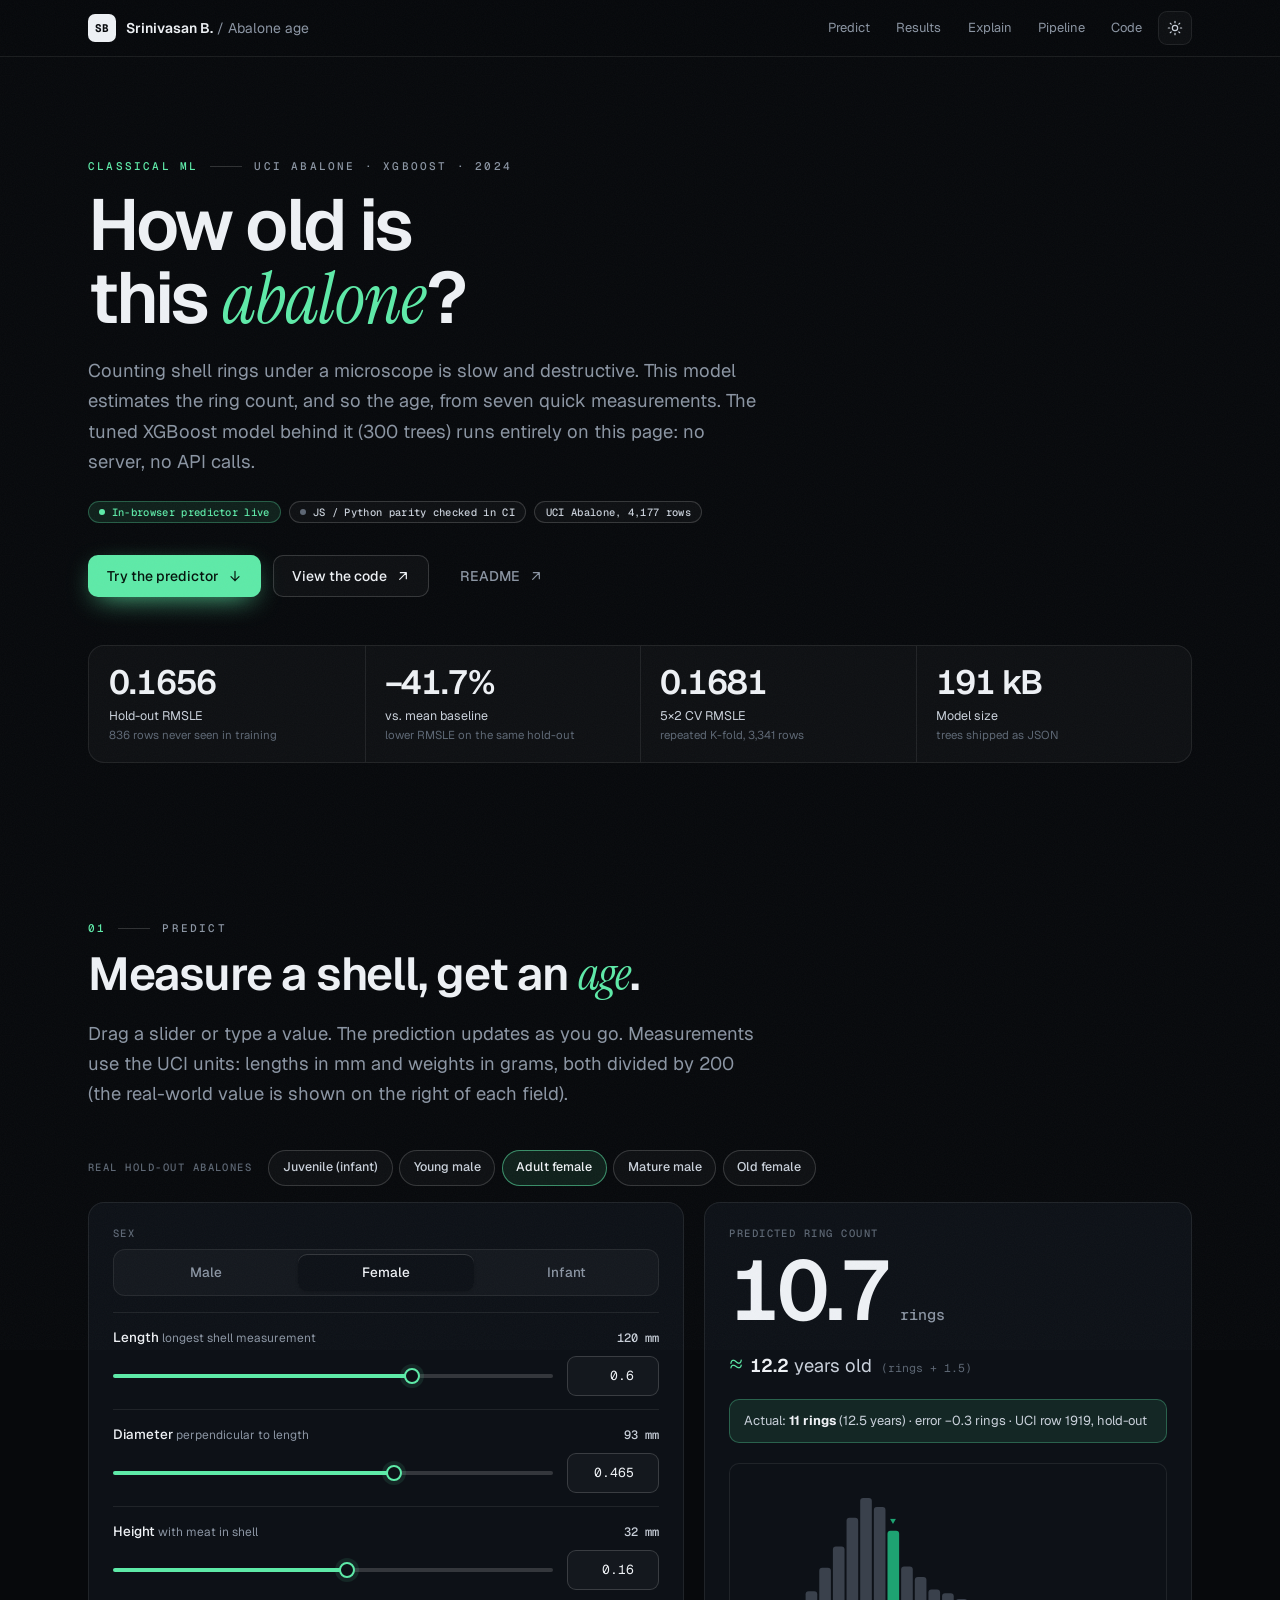
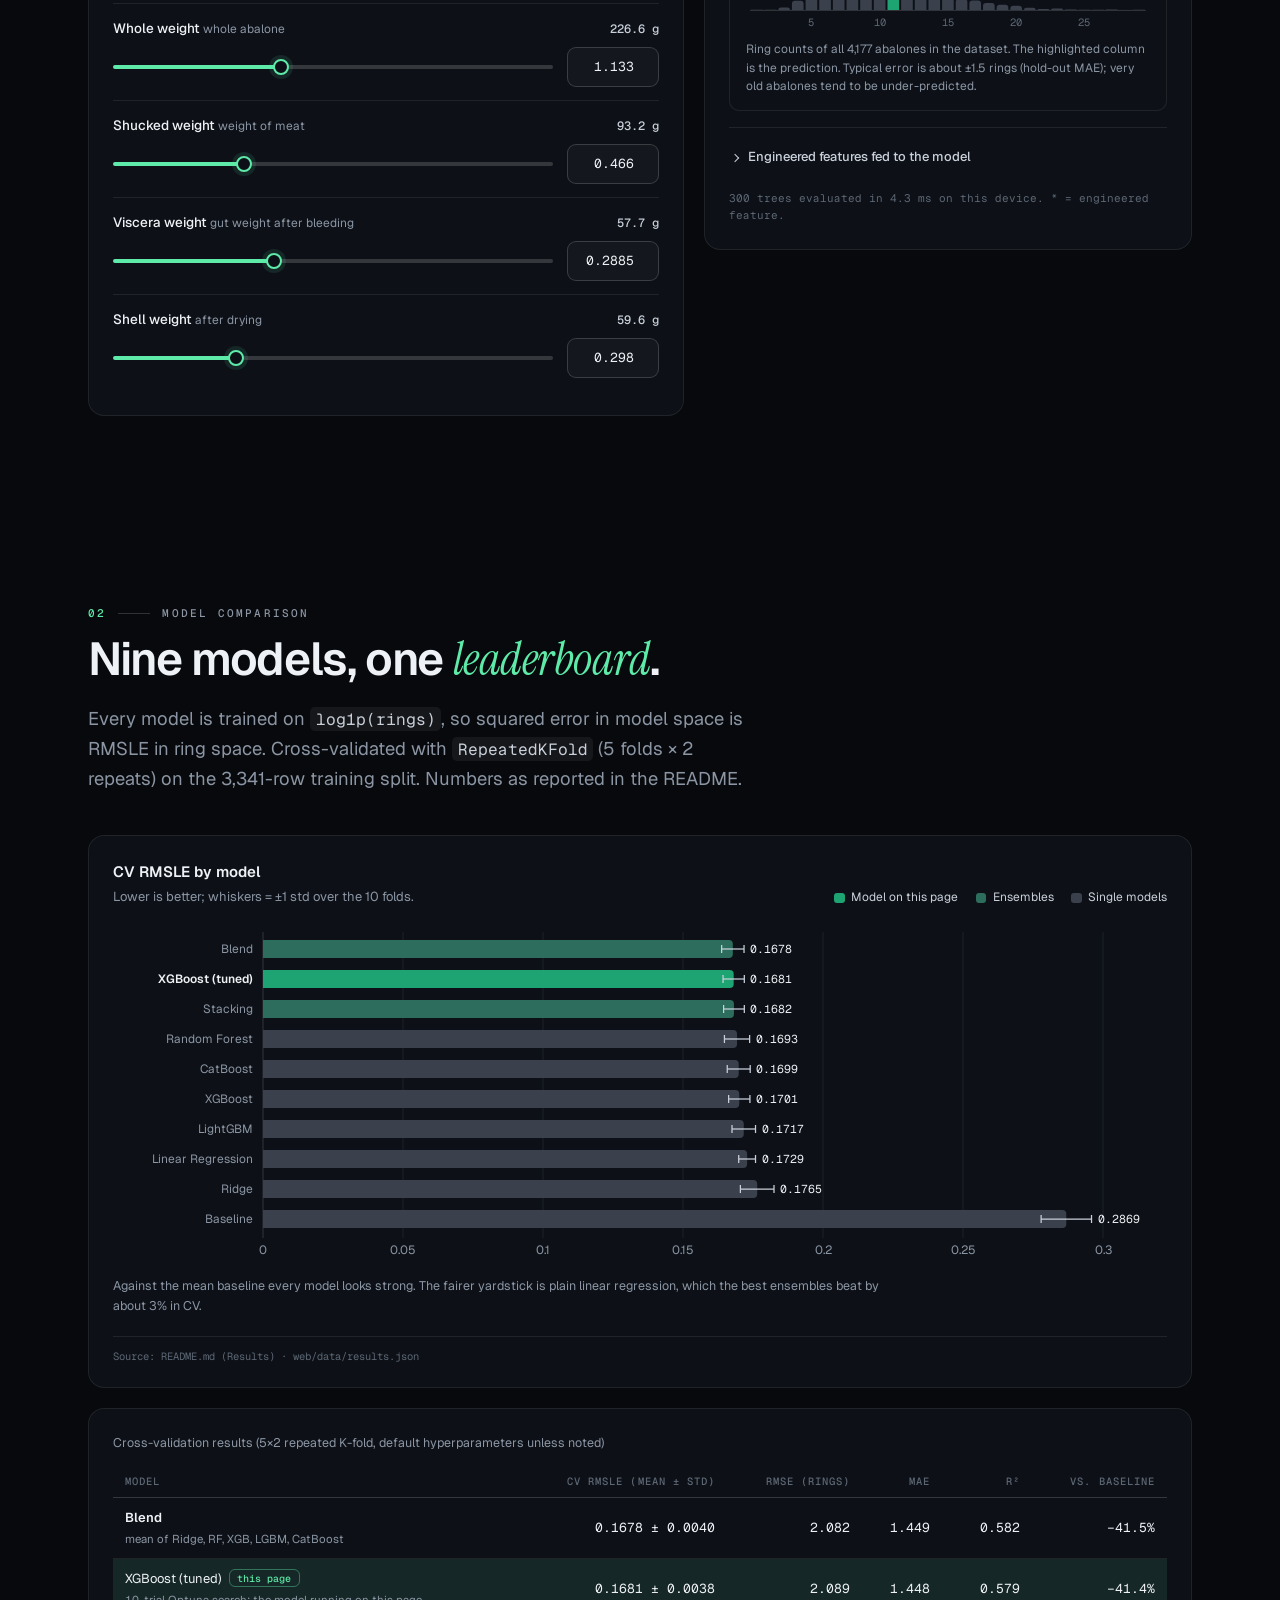
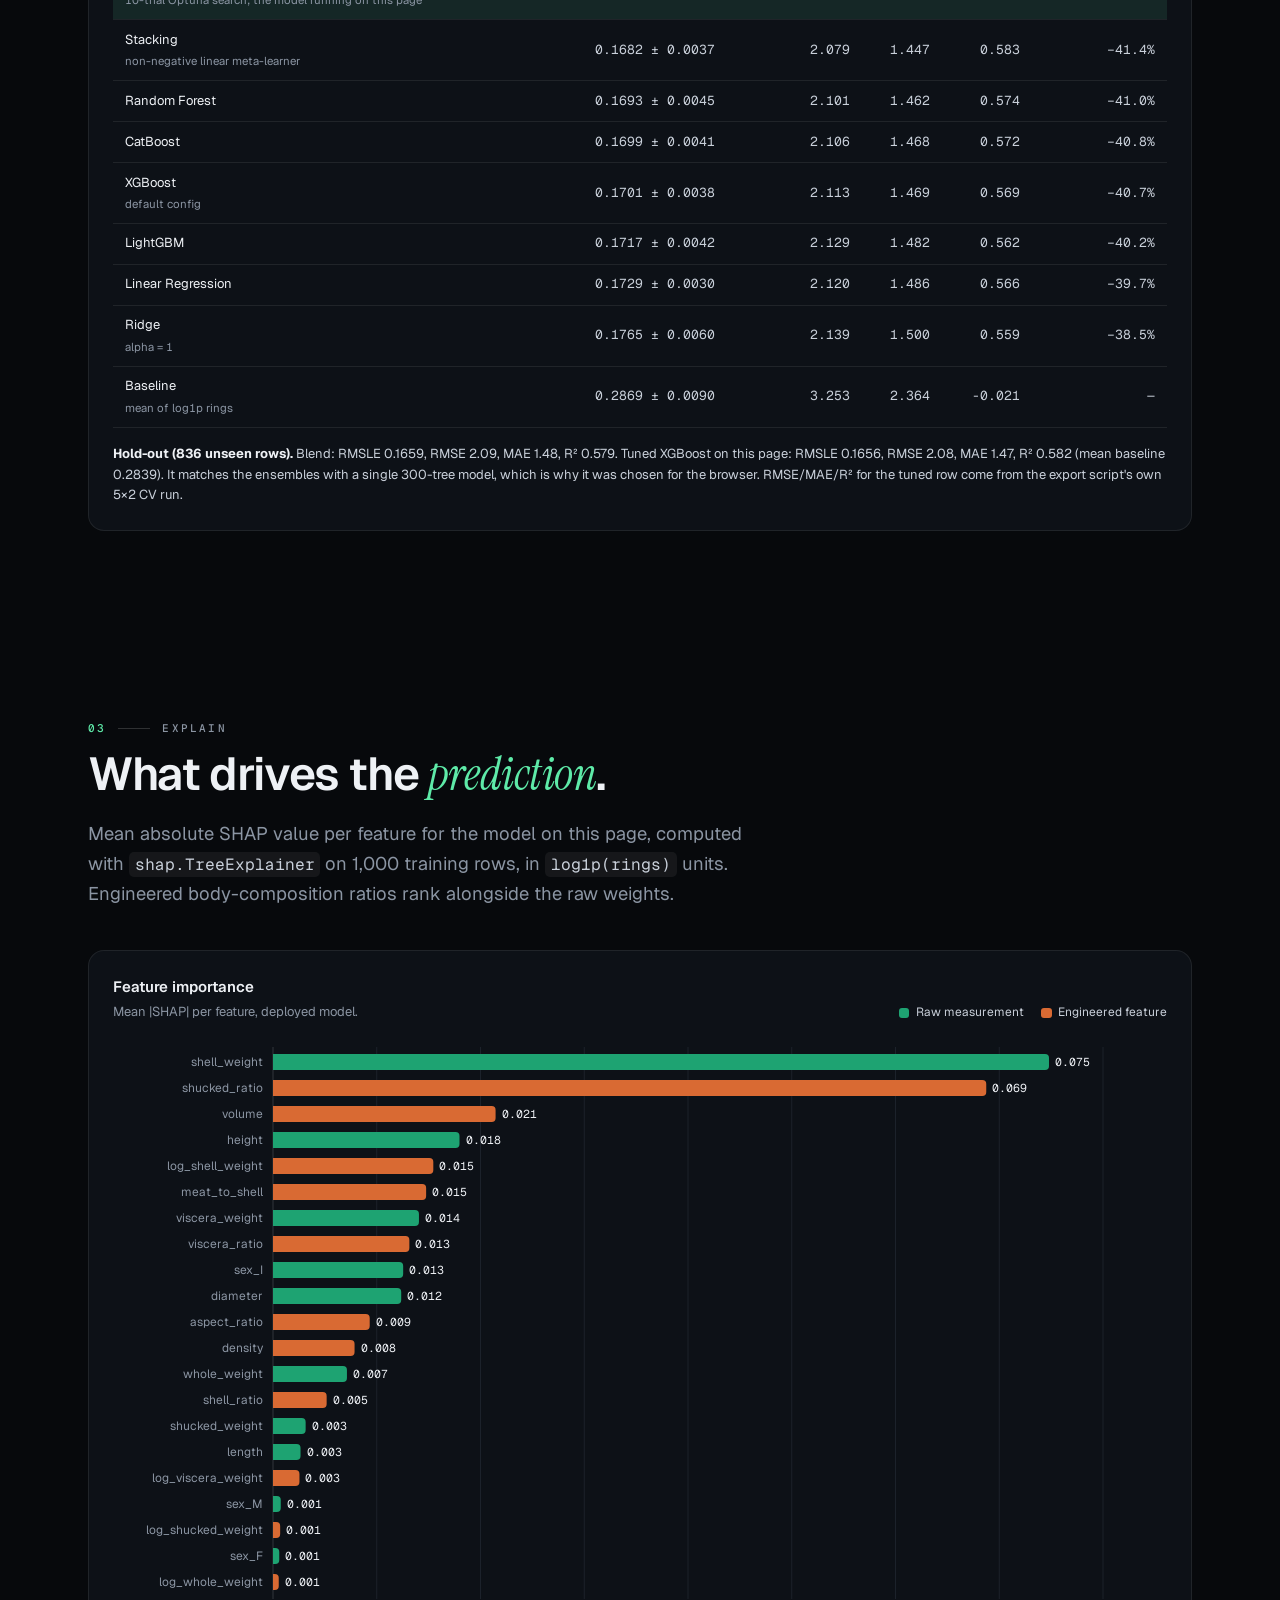
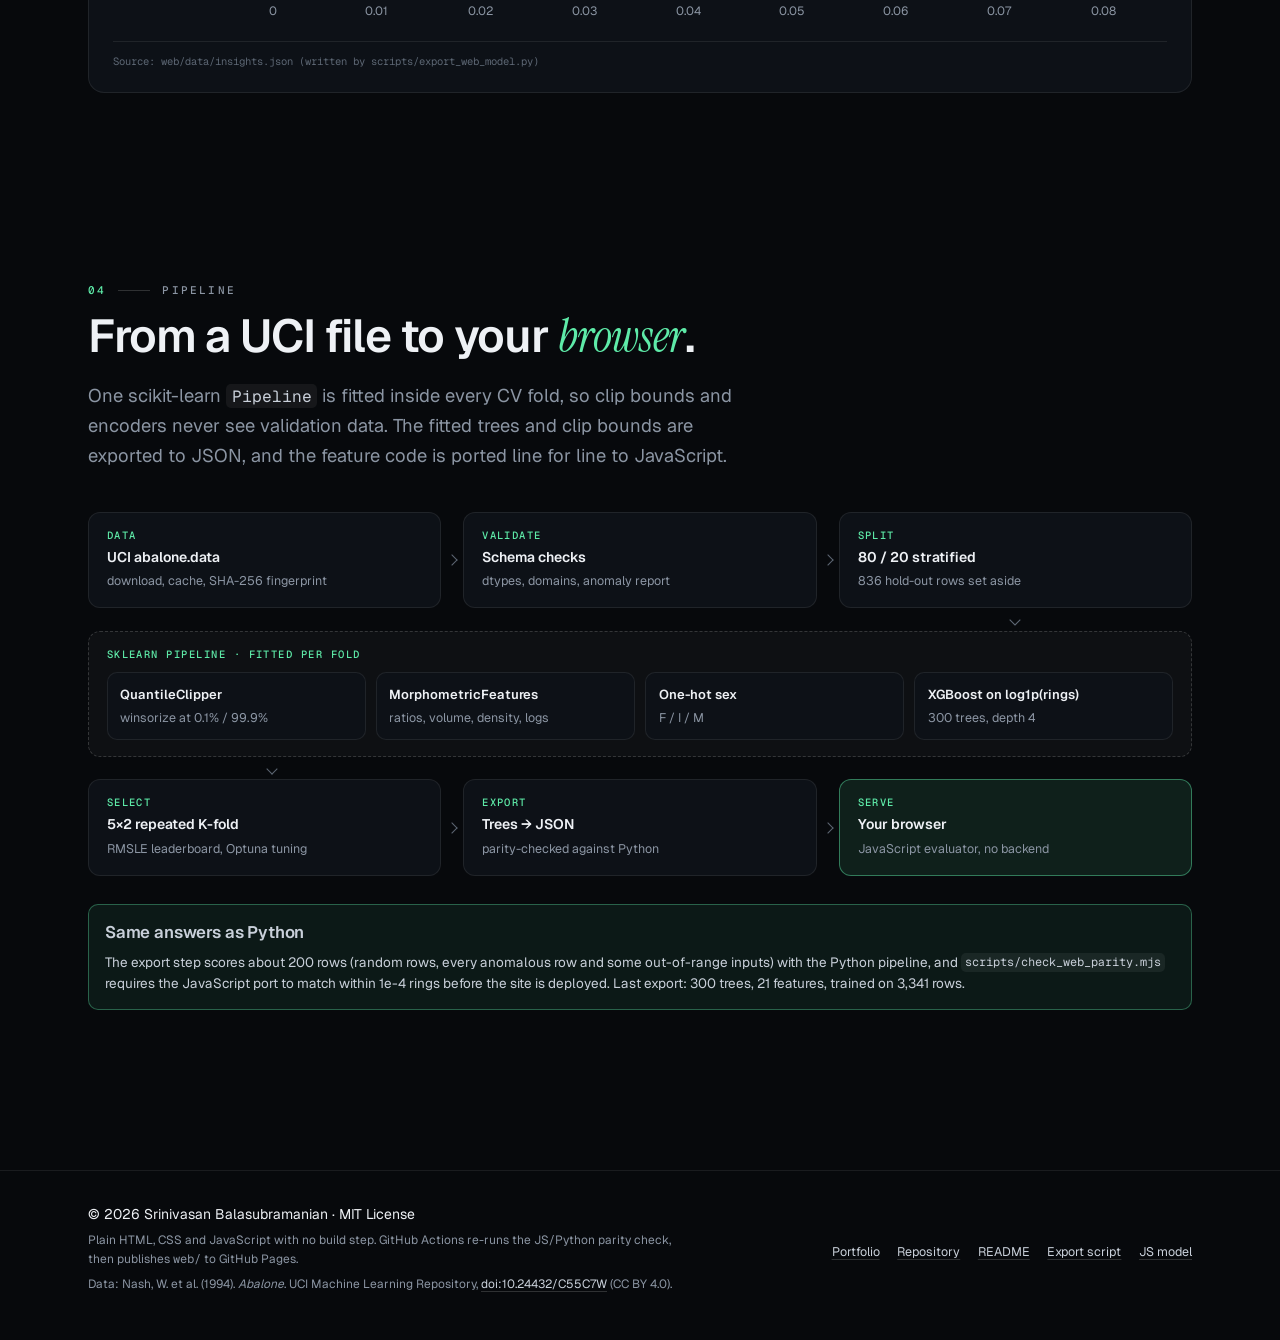
<file: index.html>
<!doctype html>
<html lang="en" data-theme="dark" class="no-js">
<head>
  <meta charset="utf-8">
  <meta name="viewport" content="width=device-width, initial-scale=1">
  <title>Abalone Age Predictor</title>
  <meta name="description" content="Predict the age of an abalone from shell measurements with a gradient-boosted model that runs entirely in your browser.">
  <meta name="color-scheme" content="dark light">
  <meta property="og:title" content="Abalone Age Predictor">
  <meta property="og:description" content="A tuned XGBoost model (300 trees) running client-side. Hold-out RMSLE 0.166 on the UCI Abalone dataset.">
  <meta property="og:type" content="website">
  <!-- Theme before first paint (same localStorage key "theme" as the portfolio); dark by default. -->
  <script>(function(){try{var t=localStorage.getItem('theme');document.documentElement.dataset.theme=(t==='light'||t==='dark')?t:'dark';}catch(e){document.documentElement.dataset.theme='dark';}document.documentElement.classList.remove('no-js');})();</script>
  <link rel="icon" href="assets/favicon.svg" type="image/svg+xml">
  <link rel="preconnect" href="https://fonts.googleapis.com">
  <link rel="preconnect" href="https://fonts.gstatic.com" crossorigin>
  <link href="https://fonts.googleapis.com/css2?family=Geist:wght@300..700&family=Geist+Mono:wght@400..600&family=Instrument+Serif:ital@0;1&display=swap" rel="stylesheet">
  <link rel="stylesheet" href="sb-kit.css">
  <link rel="stylesheet" href="css/style.css">
  <script src="sb-kit.js" defer></script>
</head>
<body class="sb-grain">
  <div class="sb-backdrop" aria-hidden="true"></div>
  <a class="skip" href="#predict">Skip to the predictor</a>

  <header class="sb-nav">
    <div class="sb-container sb-nav__inner">
      <a class="sb-brand" href="https://srini2k03.github.io/" aria-label="Srinivasan B., portfolio">
        <span class="sb-brand__mark" aria-hidden="true">SB</span>
        <span>Srinivasan B.<span class="sb-brand__sub"> / Abalone age</span></span>
      </a>
      <nav class="sb-nav__links" aria-label="Sections">
        <a class="sb-nav__link sb-nav__link--hide-sm" href="#predict">Predict</a>
        <a class="sb-nav__link sb-nav__link--hide-sm" href="#results">Results</a>
        <a class="sb-nav__link sb-nav__link--hide-sm" href="#explain">Explain</a>
        <a class="sb-nav__link sb-nav__link--hide-sm" href="#pipeline">Pipeline</a>
        <a class="sb-nav__link" href="https://github.com/srini2k03/abalone-age-regression">Code</a>
        <button class="sb-icon-btn" id="theme-toggle" type="button" data-theme-toggle aria-label="Switch to light theme">
          <svg class="i-sun" viewBox="0 0 24 24" width="16" height="16" aria-hidden="true"><circle cx="12" cy="12" r="4"/><path d="M12 2v2M12 20v2M4.9 4.9l1.4 1.4M17.7 17.7l1.4 1.4M2 12h2M20 12h2M4.9 19.1l1.4-1.4M17.7 6.3l1.4-1.4"/></svg>
          <svg class="i-moon" viewBox="0 0 24 24" width="16" height="16" aria-hidden="true"><path d="M21 12.8A9 9 0 1 1 11.2 3a7 7 0 0 0 9.8 9.8Z"/></svg>
        </button>
      </nav>
    </div>
  </header>

  <main id="top">
    <section class="sb-hero" aria-labelledby="page-title">
      <div class="sb-container">
        <p class="sb-kicker"><span class="sb-kicker__index">Classical ML</span><span class="sb-kicker__rule"></span><span>UCI Abalone<span class="hide-xs"> &middot; XGBoost</span> &middot; 2024</span></p>
        <h1 id="page-title" class="sb-h1">How old is this <span class="sb-serif">abalone</span>?</h1>
        <p class="sb-lead">
          Counting shell rings under a microscope is slow and destructive. This model estimates the ring
          count, and so the age, from seven quick measurements. The tuned XGBoost model behind it
          (300 trees) runs entirely on this page: no server, no API calls.
        </p>
        <div class="sb-hero__meta">
          <span class="sb-pill sb-pill--live">In-browser predictor live</span>
          <span class="sb-pill">JS / Python parity checked in CI</span>
          <span class="sb-pill sb-pill--plain">UCI Abalone, 4,177 rows</span>
        </div>
        <div class="sb-hero__actions">
          <a class="sb-btn sb-btn--primary" href="#predict">Try the predictor
            <svg class="ico" viewBox="0 0 24 24" width="16" height="16" aria-hidden="true"><path d="M12 5v14M6 13l6 6 6-6"/></svg></a>
          <a class="sb-btn" href="https://github.com/srini2k03/abalone-age-regression">View the code
            <svg class="ico" viewBox="0 0 24 24" width="16" height="16" aria-hidden="true"><path d="M7 17 17 7M8 7h9v9"/></svg></a>
          <a class="sb-btn sb-btn--ghost" href="https://github.com/srini2k03/abalone-age-regression#readme">README
            <svg class="ico" viewBox="0 0 24 24" width="16" height="16" aria-hidden="true"><path d="M7 17 17 7M8 7h9v9"/></svg></a>
        </div>
        <dl class="sb-stats stats" id="hero-stats">
          <div class="sb-stat"><dt class="sb-stat__label">Hold-out RMSLE</dt><dd class="sb-stat__value" data-stat="holdout"><span class="sb-skeleton stat-skel"></span></dd><dd class="sb-stat__ctx">836 rows never seen in training</dd></div>
          <div class="sb-stat"><dt class="sb-stat__label">vs. mean baseline</dt><dd class="sb-stat__value" data-stat="improvement"><span class="sb-skeleton stat-skel"></span></dd><dd class="sb-stat__ctx">lower RMSLE on the same hold-out</dd></div>
          <div class="sb-stat"><dt class="sb-stat__label">5&times;2 CV RMSLE</dt><dd class="sb-stat__value" data-stat="cv"><span class="sb-skeleton stat-skel"></span></dd><dd class="sb-stat__ctx">repeated K-fold, 3,341 rows</dd></div>
          <div class="sb-stat"><dt class="sb-stat__label">Model size</dt><dd class="sb-stat__value" data-stat="size"><span class="sb-skeleton stat-skel"></span></dd><dd class="sb-stat__ctx">trees shipped as JSON</dd></div>
        </dl>
      </div>
    </section>

    <section id="predict" class="sb-section section-predict" aria-labelledby="predict-title">
      <div class="sb-container">
        <p class="sb-kicker"><span class="sb-kicker__index">01</span><span class="sb-kicker__rule"></span>Predict</p>
        <h2 id="predict-title" class="sb-h2">Measure a shell, get an <span class="sb-serif">age</span>.</h2>
        <p class="sb-lead">Drag a slider or type a value. The prediction updates as you go. Measurements use the UCI
          units: lengths in mm and weights in grams, both divided by 200 (the real-world value is shown on the right of each field).</p>

        <div class="presets" role="group" aria-label="Presets from real hold-out rows">
          <span class="presets-label">Real hold-out abalones</span>
          <div class="chips" id="presets"></div>
        </div>

        <div class="predictor">
          <form class="sb-card inputs" id="inputs" novalidate autocomplete="off">
            <fieldset class="sex-field">
              <legend class="sb-label">Sex</legend>
              <div class="segmented" role="radiogroup" aria-label="Sex">
                <label><input type="radio" name="sex" value="M"><span>Male</span></label>
                <label><input type="radio" name="sex" value="F"><span>Female</span></label>
                <label><input type="radio" name="sex" value="I"><span>Infant</span></label>
              </div>
            </fieldset>
            <div id="fields"></div>
            <p class="warn sb-callout sb-callout--warn" id="input-warning" role="status" hidden></p>
            <!-- Narrow screens: the result card sits below the inputs, so keep the live value in view while dragging. -->
            <div class="readout" aria-hidden="true">
              <span class="sb-label">Prediction</span>
              <span class="readout__val"><strong id="mini-rings">&ndash;</strong> rings <span class="approx">&asymp;</span> <strong id="mini-age">&ndash;</strong> years</span>
            </div>
          </form>

          <div class="sb-card output" aria-live="polite">
            <p class="sb-label out-label">Predicted ring count</p>
            <p class="out-rings"><span id="pred-rings" data-rings="">&ndash;</span><span class="unit">rings</span></p>
            <p class="out-age"><span class="approx" aria-hidden="true">&asymp;</span><span class="sr-only">about</span> <strong id="pred-age">&ndash;</strong> years old <span class="muted">(rings + 1.5)</span></p>
            <p class="out-actual" id="pred-actual" hidden></p>
            <figure class="hist-card">
              <div class="hist" id="hist" aria-label="Distribution of ring counts in the dataset with the prediction marked"></div>
              <figcaption class="caption">Ring counts of all 4,177 abalones in the dataset. The highlighted column is the prediction.
                Typical error is about &plusmn;1.5 rings (hold-out MAE); very old abalones tend to be under-predicted.</figcaption>
            </figure>
            <details class="feat-details">
              <summary>Engineered features fed to the model</summary>
              <div class="table-scroll"><table class="feat-table" id="feat-table"></table></div>
            </details>
            <p class="tiny muted" id="pred-meta"></p>
          </div>
        </div>
      </div>
    </section>

    <section id="results" class="sb-section" aria-labelledby="results-title">
      <div class="sb-container">
        <p class="sb-kicker sb-reveal"><span class="sb-kicker__index">02</span><span class="sb-kicker__rule"></span>Model comparison</p>
        <h2 id="results-title" class="sb-h2 sb-reveal">Nine models, one <span class="sb-serif">leaderboard</span>.</h2>
        <p class="sb-lead sb-reveal">Every model is trained on <code>log1p(rings)</code>, so squared error in model space is RMSLE in ring space.
          Cross-validated with <code>RepeatedKFold</code> (5 folds &times; 2 repeats) on the 3,341-row training split.
          Numbers as reported in the README.</p>
        <figure class="sb-card sb-card--chart chart-card sb-reveal">
          <figcaption class="chart-head">
            <div>
              <p class="sb-card__title">CV RMSLE by model</p>
              <p class="sb-card__sub">Lower is better; whiskers = &plusmn;1 std over the 10 folds.</p>
            </div>
            <div class="legend" aria-hidden="true">
              <span><i class="sw sw-accent"></i>Model on this page</span>
              <span><i class="sw sw-ens"></i>Ensembles</span>
              <span><i class="sw sw-base"></i>Single models</span>
            </div>
          </figcaption>
          <div class="chart" id="cmp-chart"></div>
          <p class="chart-note">Against the mean baseline every model looks strong. The fairer yardstick is plain linear regression,
            which the best ensembles beat by about 3% in CV.</p>
          <div class="sb-card__foot">Source: README.md (Results) &middot; web/data/results.json</div>
        </figure>
        <div class="sb-card table-card sb-reveal">
          <div class="table-scroll">
            <table class="sb-table data-table" id="cv-table">
              <caption>Cross-validation results (5&times;2 repeated K-fold, default hyperparameters unless noted)</caption>
            </table>
          </div>
          <p class="note" id="holdout-note"></p>
        </div>
      </div>
    </section>

    <section id="explain" class="sb-section" aria-labelledby="explain-title">
      <div class="sb-container">
        <p class="sb-kicker sb-reveal"><span class="sb-kicker__index">03</span><span class="sb-kicker__rule"></span>Explain</p>
        <h2 id="explain-title" class="sb-h2 sb-reveal">What drives the <span class="sb-serif">prediction</span>.</h2>
        <p class="sb-lead sb-reveal">Mean absolute SHAP value per feature for the model on this page, computed with
          <code>shap.TreeExplainer</code> on 1,000 training rows, in <code>log1p(rings)</code> units.
          Engineered body-composition ratios rank alongside the raw weights.</p>
        <figure class="sb-card sb-card--chart chart-card sb-reveal">
          <figcaption class="chart-head">
            <div>
              <p class="sb-card__title">Feature importance</p>
              <p class="sb-card__sub">Mean |SHAP| per feature, deployed model.</p>
            </div>
            <div class="legend" aria-hidden="true">
              <span><i class="sw sw-raw"></i>Raw measurement</span>
              <span><i class="sw sw-eng"></i>Engineered feature</span>
            </div>
          </figcaption>
          <div class="chart" id="shap-chart"></div>
          <div class="sb-card__foot">Source: web/data/insights.json (written by scripts/export_web_model.py)</div>
        </figure>
      </div>
    </section>

    <section id="pipeline" class="sb-section" aria-labelledby="pipeline-title">
      <div class="sb-container">
        <p class="sb-kicker sb-reveal"><span class="sb-kicker__index">04</span><span class="sb-kicker__rule"></span>Pipeline</p>
        <h2 id="pipeline-title" class="sb-h2 sb-reveal">From a UCI file to your <span class="sb-serif">browser</span>.</h2>
        <p class="sb-lead sb-reveal">One scikit-learn <code>Pipeline</code> is fitted inside every CV fold, so clip bounds and encoders never see
          validation data. The fitted trees and clip bounds are exported to JSON, and the feature code is ported
          line for line to JavaScript.</p>
        <ol class="flow sb-reveal" aria-label="Pipeline stages">
          <li class="node"><span class="n-k">Data</span><strong>UCI abalone.data</strong><span>download, cache, SHA-256 fingerprint</span></li>
          <li class="node"><span class="n-k">Validate</span><strong>Schema checks</strong><span>dtypes, domains, anomaly report</span></li>
          <li class="node"><span class="n-k">Split</span><strong>80 / 20 stratified</strong><span>836 hold-out rows set aside</span></li>
          <li class="node group">
            <span class="n-k">sklearn Pipeline &middot; fitted per fold</span>
            <ol class="sub">
              <li><strong>QuantileClipper</strong><span>winsorize at 0.1% / 99.9%</span></li>
              <li><strong>MorphometricFeatures</strong><span>ratios, volume, density, logs</span></li>
              <li><strong>One-hot sex</strong><span>F / I / M</span></li>
              <li><strong>XGBoost on log1p(rings)</strong><span>300 trees, depth 4</span></li>
            </ol>
          </li>
          <li class="node"><span class="n-k">Select</span><strong>5&times;2 repeated K-fold</strong><span>RMSLE leaderboard, Optuna tuning</span></li>
          <li class="node"><span class="n-k">Export</span><strong>Trees &rarr; JSON</strong><span>parity-checked against Python</span></li>
          <li class="node accent"><span class="n-k">Serve</span><strong>Your browser</strong><span>JavaScript evaluator, no backend</span></li>
        </ol>
        <div class="sb-callout sb-callout--info parity sb-reveal" id="parity-card">
          <div>
            <h3 class="sb-h3">Same answers as Python</h3>
            <p id="parity-text">The export step scores about 200 rows (random rows, every anomalous row and some out-of-range inputs)
              with the Python pipeline, and <code>scripts/check_web_parity.mjs</code> requires the JavaScript port to match within
              1e-4 rings before the site is deployed.</p>
          </div>
        </div>
      </div>
    </section>
  </main>

  <footer class="sb-footer">
    <div class="sb-container sb-footer__inner">
      <div class="foot-main">
        <p class="foot-name">&copy; 2026 Srinivasan Balasubramanian &middot; MIT License</p>
        <p>Plain HTML, CSS and JavaScript with no build step. GitHub Actions re-runs the JS/Python parity check, then publishes
          <code>web/</code> to GitHub Pages.</p>
        <p>Data: Nash, W. et al. (1994). <em>Abalone</em>. UCI Machine Learning Repository,
          <a href="https://doi.org/10.24432/C55C7W">doi:10.24432/C55C7W</a> (CC BY 4.0).</p>
      </div>
      <ul class="footer-links">
        <li><a href="https://srini2k03.github.io/">Portfolio</a></li>
        <li><a href="https://github.com/srini2k03/abalone-age-regression">Repository</a></li>
        <li><a href="https://github.com/srini2k03/abalone-age-regression#readme">README</a></li>
        <li><a href="https://github.com/srini2k03/abalone-age-regression/blob/main/scripts/export_web_model.py">Export script</a></li>
        <li><a href="https://github.com/srini2k03/abalone-age-regression/blob/main/web/js/model.js">JS model</a></li>
      </ul>
    </div>
  </footer>

  <div class="tooltip" id="tooltip" role="tooltip" hidden></div>
  <noscript><p class="noscript">The predictor and charts need JavaScript.</p></noscript>
  <script type="module" src="js/app.js"></script>
</body>
</html>
</file>
<file: sb-kit.css>
/* =========================================================================
   sb-kit.css: the design language of https://srini2k03.github.io/
   (Srinivasan Balasubramanian's portfolio), for the project sites.
   Copy this file into a project unchanged; put project-specific rules in
   that project's own stylesheet. Fonts: load in <head> with
     <link rel="preconnect" href="https://fonts.googleapis.com">
     <link rel="preconnect" href="https://fonts.gstatic.com" crossorigin>
     <link href="https://fonts.googleapis.com/css2?family=Geist:wght@300..700&family=Geist+Mono:wght@400..600&family=Instrument+Serif:ital@0;1&display=swap" rel="stylesheet">
   Theme: <html data-theme="dark"> by default; sb-kit.js handles the toggle
   and the saved preference (set data-theme before first paint, see sb-kit.js).
   ========================================================================= */

/* ---------- Tokens (identical to the portfolio) ---------- */
:root {
  color-scheme: light;
  --bg: #f6f6f2;
  --bg-elev: #ffffff;
  --surface: rgba(12, 15, 20, 0.035);
  --surface-strong: rgba(12, 15, 20, 0.06);
  --border: rgba(12, 15, 20, 0.1);
  --border-strong: rgba(12, 15, 20, 0.18);
  --fg: #0c0f14;
  --fg-soft: #2a313b;
  --muted: #5b6573;
  --faint: #8b94a1;
  --accent: #0a7d52;
  --accent-soft: rgba(10, 125, 82, 0.1);
  --accent-ink: #ffffff;
  --blue: #2f5bd3;
  --amber: #a55f00;
  --violet: #6a4fd6;
  --rose: #c23a5c;
  --live: #0a8f5a;
  --pending: #a55f00;
  --danger: #c23a3a;
  --glow: rgba(10, 125, 82, 0.12);
  --grid: rgba(12, 15, 20, 0.05);
  --chart-surface: #ffffff;
  --series-1: #0f9e6a;
  --series-2: #e0662f;
  --series-muted: #c9ccd1;
  --chart-grid: #e6e7ea;
  /* Project accent: each site sets --project to one of blue/amber/violet/rose/accent. */
  --project: var(--accent);
  --font-sans: "Geist", ui-sans-serif, system-ui, -apple-system, "Segoe UI", sans-serif;
  --font-mono: "Geist Mono", ui-monospace, SFMono-Regular, Menlo, monospace;
  --font-serif: "Instrument Serif", ui-serif, Georgia, serif;
  --radius: 16px;
  --radius-sm: 10px;
  --ease: cubic-bezier(0.22, 1, 0.36, 1);
}
:root[data-theme="dark"] {
  color-scheme: dark;
  --bg: #07090c;
  --bg-elev: #0d1117;
  --surface: rgba(255, 255, 255, 0.03);
  --surface-strong: rgba(255, 255, 255, 0.06);
  --border: rgba(255, 255, 255, 0.08);
  --border-strong: rgba(255, 255, 255, 0.16);
  --fg: #eef1f5;
  --fg-soft: #c9d0da;
  --muted: #8b95a3;
  --faint: #5d6774;
  --accent: #5eeaa8;
  --accent-soft: rgba(94, 234, 168, 0.1);
  --accent-ink: #04140c;
  --blue: #7fa6ff;
  --amber: #ffb547;
  --violet: #a996ff;
  --rose: #ff7a9c;
  --live: #5eeaa8;
  --pending: #ffb547;
  --danger: #ff6b6b;
  --glow: rgba(94, 234, 168, 0.14);
  --grid: rgba(255, 255, 255, 0.04);
  --chart-surface: #0d1117;
  --series-1: #1ea372;
  --series-2: #d96a33;
  --series-muted: #3a414c;
  --chart-grid: #1c222b;
}

/* ---------- Base ---------- */
*, *::before, *::after { box-sizing: border-box; }
html {
  background: var(--bg);
  color: var(--fg);
  scroll-behavior: smooth;
  scroll-padding-top: 5rem;
  -webkit-text-size-adjust: 100%;
  overflow-x: clip;
}
body {
  margin: 0;
  background: var(--bg);
  color: var(--fg);
  font: 400 15px/1.6 var(--font-sans);
  font-feature-settings: "ss01", "cv11";
  -webkit-font-smoothing: antialiased;
  text-rendering: optimizeLegibility;
  overflow-x: clip;
}
img, svg, video, canvas { max-width: 100%; }
a { color: inherit; }
::selection { background: var(--accent); color: var(--accent-ink); }
:focus-visible { outline: 2px solid var(--accent); outline-offset: 3px; border-radius: 6px; }
code, kbd, pre, .mono { font-family: var(--font-mono); }
.tabular { font-variant-numeric: tabular-nums; }
.sr-only { position: absolute; width: 1px; height: 1px; padding: 0; margin: -1px; overflow: hidden; clip: rect(0 0 0 0); white-space: nowrap; border: 0; }
@media (prefers-reduced-motion: reduce) {
  html { scroll-behavior: auto; }
  *, *::before, *::after { animation-duration: 0.001ms !important; animation-iteration-count: 1 !important; transition-duration: 0.001ms !important; }
}

/* ---------- Atmosphere ---------- */
.sb-bg-grid {
  background-image:
    linear-gradient(to right, var(--grid) 1px, transparent 1px),
    linear-gradient(to bottom, var(--grid) 1px, transparent 1px);
  background-size: 56px 56px;
}
/* Fixed backdrop: grid fading out + a soft glow in the project colour. Put <div class="sb-backdrop" aria-hidden></div> first in <body>. */
.sb-backdrop {
  position: fixed; inset: 0; z-index: -1; pointer-events: none;
  background:
    radial-gradient(900px 520px at 85% -10%, color-mix(in srgb, var(--project) 16%, transparent), transparent 60%),
    radial-gradient(700px 420px at -10% 10%, var(--glow), transparent 60%);
}
.sb-backdrop::before {
  content: ""; position: absolute; inset: 0;
  background-image:
    linear-gradient(to right, var(--grid) 1px, transparent 1px),
    linear-gradient(to bottom, var(--grid) 1px, transparent 1px);
  background-size: 56px 56px;
  mask-image: linear-gradient(to bottom, black 0%, transparent 70%);
}
.sb-grain::after {
  content: ""; position: fixed; inset: -50%; z-index: 60; pointer-events: none; opacity: 0.035;
  background-image: url("data:image/svg+xml;utf8,<svg xmlns='http://www.w3.org/2000/svg' width='160' height='160'><filter id='n'><feTurbulence type='fractalNoise' baseFrequency='0.9' numOctaves='3' stitchTiles='stitch'/></filter><rect width='100%' height='100%' filter='url(%23n)' opacity='1'/></svg>");
}

/* ---------- Layout ---------- */
.sb-container { width: 100%; max-width: 72rem; margin: 0 auto; padding: 0 1rem; }
@media (min-width: 640px) { .sb-container { padding: 0 1.5rem; } }
.sb-section { padding: 4.5rem 0; }
@media (min-width: 768px) { .sb-section { padding: 6rem 0; } }
.sb-stack > * + * { margin-top: 1rem; }
.sb-grid-2 { display: grid; gap: 1.25rem; }
@media (min-width: 900px) { .sb-grid-2 { grid-template-columns: 1fr 1fr; } }
.sb-grid-auto { display: grid; gap: 1rem; grid-template-columns: repeat(auto-fit, minmax(min(100%, 14rem), 1fr)); }

/* ---------- Top bar ---------- */
.sb-nav {
  position: sticky; top: 0; z-index: 50;
  backdrop-filter: saturate(140%) blur(14px); -webkit-backdrop-filter: saturate(140%) blur(14px);
  background: color-mix(in srgb, var(--bg) 72%, transparent);
  border-bottom: 1px solid var(--border);
}
.sb-nav__inner { display: flex; align-items: center; justify-content: space-between; gap: 1rem; height: 3.5rem; }
.sb-brand { display: inline-flex; align-items: center; gap: 0.6rem; text-decoration: none; font-weight: 600; font-size: 14px; color: var(--fg); }
.sb-brand__mark {
  display: grid; place-items: center; width: 1.75rem; height: 1.75rem; border-radius: 7px;
  background: var(--fg); color: var(--bg); font: 700 11px/1 var(--font-mono); letter-spacing: -0.02em;
}
.sb-brand__sub { color: var(--muted); font-weight: 400; }
.sb-nav__links { display: flex; align-items: center; gap: 0.25rem; }
.sb-nav__link {
  padding: 0.4rem 0.65rem; border-radius: 8px; font-size: 13px; color: var(--muted); text-decoration: none;
  transition: color 0.2s var(--ease), background 0.2s var(--ease);
}
.sb-nav__link:hover, .sb-nav__link[aria-current="page"] { color: var(--fg); background: var(--surface-strong); }
@media (max-width: 640px) { .sb-nav__links .sb-nav__link--hide-sm { display: none; } }

/* ---------- Typography ---------- */
.sb-kicker {
  display: flex; align-items: center; gap: 0.75rem; margin: 0 0 1rem;
  font: 500 11px/1 var(--font-mono); letter-spacing: 0.2em; text-transform: uppercase; color: var(--muted);
}
.sb-kicker__index { color: var(--project); }
.sb-kicker__rule { width: 2rem; height: 1px; background: var(--border-strong); }
.sb-h1 { margin: 0; font-size: clamp(2.4rem, 6vw, 4.5rem); font-weight: 600; line-height: 1.02; letter-spacing: -0.04em; text-wrap: balance; }
.sb-h2 { margin: 0; font-size: clamp(1.75rem, 3.6vw, 3rem); font-weight: 600; line-height: 1.05; letter-spacing: -0.03em; text-wrap: balance; }
.sb-h3 { margin: 0; font-size: 1.05rem; font-weight: 600; letter-spacing: -0.01em; }
.sb-serif { font-family: var(--font-serif); font-style: italic; font-weight: 400; letter-spacing: -0.01em; color: var(--project); }
.sb-lead { margin: 1.25rem 0 0; max-width: 42rem; font-size: clamp(1rem, 1.6vw, 1.15rem); line-height: 1.65; color: var(--muted); text-wrap: pretty; }
.sb-muted { color: var(--muted); }
.sb-faint { color: var(--faint); }
.sb-small { font-size: 12.5px; color: var(--muted); }
.sb-label { font: 500 10.5px/1.2 var(--font-mono); letter-spacing: 0.14em; text-transform: uppercase; color: var(--faint); }

/* ---------- Hero ---------- */
.sb-hero { padding: 4.5rem 0 3rem; }
@media (min-width: 768px) { .sb-hero { padding: 6.5rem 0 4rem; } }
.sb-hero__meta { display: flex; flex-wrap: wrap; gap: 0.5rem; margin-top: 1.5rem; }
.sb-hero__actions { display: flex; flex-wrap: wrap; gap: 0.75rem; margin-top: 2rem; }

/* ---------- Buttons ---------- */
.sb-btn {
  display: inline-flex; align-items: center; justify-content: center; gap: 0.5rem;
  min-height: 2.6rem; padding: 0 1.1rem; border-radius: 10px; border: 1px solid var(--border-strong);
  background: var(--surface); color: var(--fg); font: 500 14px/1 var(--font-sans); text-decoration: none; cursor: pointer;
  transition: transform 0.2s var(--ease), background 0.2s var(--ease), border-color 0.2s var(--ease), box-shadow 0.2s var(--ease);
}
.sb-btn:hover { background: var(--surface-strong); border-color: var(--fg-soft); }
.sb-btn:active { transform: translateY(1px); }
.sb-btn:disabled, .sb-btn[aria-disabled="true"] { opacity: 0.45; cursor: not-allowed; }
.sb-btn--primary { background: var(--accent); border-color: transparent; color: var(--accent-ink); box-shadow: 0 8px 28px -10px var(--accent); }
.sb-btn--primary:hover { background: var(--accent); border-color: transparent; filter: brightness(1.06); box-shadow: 0 10px 34px -8px var(--accent); }
.sb-btn--ghost { background: transparent; border-color: transparent; color: var(--muted); }
.sb-btn--ghost:hover { color: var(--fg); background: var(--surface-strong); }
.sb-btn--sm { min-height: 2rem; padding: 0 0.75rem; font-size: 12.5px; border-radius: 8px; }
.sb-icon-btn { display: inline-grid; place-items: center; width: 2.1rem; height: 2.1rem; border-radius: 9px; border: 1px solid var(--border); background: var(--surface); color: var(--fg-soft); cursor: pointer; }
.sb-icon-btn:hover { color: var(--fg); background: var(--surface-strong); }

/* ---------- Pills & tags ---------- */
.sb-pill {
  display: inline-flex; align-items: center; gap: 0.4rem; padding: 0.3rem 0.65rem; border-radius: 999px;
  border: 1px solid var(--border-strong); background: var(--surface); color: var(--fg-soft);
  font: 500 10.5px/1 var(--font-mono); letter-spacing: 0.03em;
}
.sb-pill::before { content: ""; width: 6px; height: 6px; border-radius: 50%; background: var(--faint); }
.sb-pill--live { border-color: color-mix(in srgb, var(--live) 30%, transparent); background: color-mix(in srgb, var(--live) 10%, transparent); color: var(--live); }
.sb-pill--live::before { background: var(--live); animation: sb-pulse 2.2s ease-in-out infinite; }
.sb-pill--pending { border-color: color-mix(in srgb, var(--pending) 30%, transparent); background: color-mix(in srgb, var(--pending) 10%, transparent); color: var(--pending); }
.sb-pill--pending::before { background: var(--pending); }
.sb-pill--plain::before { display: none; }
.sb-tag { display: inline-block; padding: 0.15rem 0.5rem; border-radius: 6px; border: 1px solid var(--border); background: var(--surface); color: var(--fg-soft); font: 400 11px/1.6 var(--font-mono); }
@keyframes sb-pulse { 0%, 100% { box-shadow: 0 0 0 0 color-mix(in srgb, var(--live) 60%, transparent); } 50% { box-shadow: 0 0 0 6px transparent; } }

/* ---------- Cards ---------- */
.sb-card {
  position: relative; isolation: isolate; border-radius: var(--radius);
  border: 1px solid var(--border); background: var(--bg-elev); padding: 1.25rem;
}
@media (min-width: 640px) { .sb-card { padding: 1.5rem; } }
.sb-card--surface { background: var(--surface); }
.sb-card--chart { background: var(--chart-surface); }
.sb-card__title { margin: 0; font-size: 15px; font-weight: 600; color: var(--fg); }
.sb-card__sub { margin: 0.2rem 0 0; font-size: 13px; color: var(--muted); }
.sb-card__foot { margin-top: 1.25rem; padding-top: 0.75rem; border-top: 1px solid var(--border); font: 400 10.5px/1.4 var(--font-mono); color: var(--faint); }
/* Cursor spotlight (sb-kit.js sets --mx/--my on .sb-spotlight elements). */
.sb-spotlight::before {
  content: ""; position: absolute; inset: 0; border-radius: inherit; z-index: -1; opacity: 0;
  transition: opacity 0.35s ease;
  background: radial-gradient(520px circle at var(--mx, 50%) var(--my, 50%), var(--glow), transparent 45%);
}
.sb-spotlight:hover::before { opacity: 1; }

/* ---------- Stat tiles ---------- */
.sb-stats { display: grid; grid-template-columns: repeat(2, minmax(0, 1fr)); border: 1px solid var(--border); border-radius: var(--radius); overflow: hidden; background: var(--surface); }
@media (min-width: 768px) { .sb-stats { grid-template-columns: repeat(4, minmax(0, 1fr)); } }
.sb-stat { padding: 1.1rem 1.25rem; border-right: 1px solid var(--border); border-bottom: 1px solid var(--border); }
.sb-stat__value { font-size: clamp(1.6rem, 3vw, 2.1rem); font-weight: 600; letter-spacing: -0.03em; line-height: 1.1; font-variant-numeric: tabular-nums; }
.sb-stat__label { margin-top: 0.35rem; font-size: 12.5px; color: var(--fg-soft); }
.sb-stat__ctx { margin-top: 0.15rem; font-size: 11.5px; color: var(--faint); }

/* ---------- Forms ---------- */
.sb-field { display: grid; gap: 0.4rem; }
.sb-input, .sb-select, .sb-textarea {
  width: 100%; min-height: 2.6rem; padding: 0.6rem 0.8rem; border-radius: 10px;
  border: 1px solid var(--border-strong); background: var(--surface); color: var(--fg);
  font: 400 14px/1.4 var(--font-sans);
  transition: border-color 0.2s var(--ease), box-shadow 0.2s var(--ease), background 0.2s var(--ease);
}
.sb-textarea { min-height: 8rem; resize: vertical; font-family: var(--font-mono); font-size: 13px; }
.sb-input:focus, .sb-select:focus, .sb-textarea:focus { outline: none; border-color: var(--accent); box-shadow: 0 0 0 3px var(--accent-soft); background: var(--bg-elev); }
.sb-input::placeholder, .sb-textarea::placeholder { color: var(--faint); }
input[type="range"].sb-range { width: 100%; accent-color: var(--accent); }

/* ---------- Tabs / segmented control ---------- */
.sb-tabs { display: inline-flex; gap: 0.25rem; padding: 0.25rem; border-radius: 12px; border: 1px solid var(--border); background: var(--surface); }
.sb-tab { padding: 0.45rem 0.85rem; border: 0; border-radius: 9px; background: transparent; color: var(--muted); font: 500 13px/1 var(--font-sans); cursor: pointer; }
.sb-tab:hover { color: var(--fg); }
.sb-tab[aria-selected="true"], .sb-tab.is-active { background: var(--bg-elev); color: var(--fg); box-shadow: 0 1px 0 var(--border-strong) inset, 0 1px 2px rgba(0,0,0,0.2); }

/* ---------- Tables ---------- */
.sb-table-wrap { overflow-x: auto; }
.sb-table { width: 100%; border-collapse: collapse; font-size: 13px; font-variant-numeric: tabular-nums; }
.sb-table th { text-align: left; font: 500 10.5px/1.2 var(--font-mono); letter-spacing: 0.1em; text-transform: uppercase; color: var(--faint); padding: 0.6rem 0.75rem; border-bottom: 1px solid var(--border-strong); white-space: nowrap; }
.sb-table td { padding: 0.6rem 0.75rem; border-bottom: 1px solid var(--border); color: var(--fg-soft); }
.sb-table tr:hover td { background: var(--surface); }
.sb-table .is-best td { color: var(--fg); background: var(--accent-soft); }
.sb-table td.num, .sb-table th.num { text-align: right; font-family: var(--font-mono); }

/* ---------- Code / output blocks ---------- */
.sb-code { margin: 0; padding: 0.9rem 1rem; border-radius: var(--radius-sm); border: 1px solid var(--border); background: var(--surface); font: 400 12.5px/1.6 var(--font-mono); color: var(--fg-soft); overflow: auto; white-space: pre-wrap; word-break: break-word; }
.sb-code .k { color: var(--violet); } .sb-code .s { color: var(--accent); } .sb-code .n { color: var(--amber); } .sb-code .null { color: var(--pending); }

/* ---------- Callouts ---------- */
.sb-callout { display: flex; gap: 0.75rem; padding: 0.9rem 1rem; border-radius: var(--radius-sm); border: 1px solid var(--border-strong); background: var(--surface); color: var(--fg-soft); font-size: 13.5px; }
.sb-callout--warn { border-color: color-mix(in srgb, var(--pending) 35%, transparent); background: color-mix(in srgb, var(--pending) 7%, transparent); }
.sb-callout--info { border-color: color-mix(in srgb, var(--project) 35%, transparent); background: color-mix(in srgb, var(--project) 7%, transparent); }
.sb-callout--error { border-color: color-mix(in srgb, var(--danger) 40%, transparent); background: color-mix(in srgb, var(--danger) 8%, transparent); }

/* ---------- Progress / meters ---------- */
.sb-meter { height: 6px; border-radius: 999px; background: var(--surface-strong); overflow: hidden; }
.sb-meter > span { display: block; height: 100%; border-radius: inherit; background: var(--accent); transition: width 0.6s var(--ease); }
.sb-spinner { width: 1rem; height: 1rem; border-radius: 50%; border: 2px solid var(--border-strong); border-top-color: var(--accent); animation: sb-spin 0.8s linear infinite; }
@keyframes sb-spin { to { transform: rotate(360deg); } }
.sb-skeleton { border-radius: 8px; background: linear-gradient(90deg, var(--surface) 0%, var(--surface-strong) 50%, var(--surface) 100%); background-size: 200% 100%; animation: sb-shimmer 1.4s ease-in-out infinite; }
@keyframes sb-shimmer { to { background-position: -200% 0; } }

/* ---------- Reveal on scroll (sb-kit.js adds .is-in) ---------- */
.sb-reveal { opacity: 0; transform: translateY(14px); transition: opacity 0.7s var(--ease), transform 0.7s var(--ease); }
.sb-reveal.is-in { opacity: 1; transform: none; }
@media (prefers-reduced-motion: reduce) { .sb-reveal { opacity: 1; transform: none; } }
/* No-JS safety: content must never stay hidden. */
.no-js .sb-reveal { opacity: 1; transform: none; }

/* ---------- Footer ---------- */
.sb-footer { margin-top: 4rem; border-top: 1px solid var(--border); padding: 2rem 0 2.5rem; font-size: 12.5px; color: var(--muted); }
.sb-footer__inner { display: flex; flex-wrap: wrap; align-items: center; justify-content: space-between; gap: 1rem; }
.sb-footer a { color: var(--fg-soft); text-decoration: underline; text-decoration-color: var(--border-strong); text-underline-offset: 3px; }
.sb-footer a:hover { color: var(--fg); }
</file>
<file: css/style.css>
/* Abalone Age Predictor: project rules on top of sb-kit.css (the portfolio's design kit).
   Project accent: green (--accent). Chart colours come from the kit's chart tokens. */

:root {
  --project: var(--accent);
  --neutral-bar: var(--series-muted);
  --series-ens: color-mix(in srgb, var(--series-1) 45%, var(--series-muted));
}

[hidden] { display: none !important; }
main :not(pre) > code { font-size: 0.88em; padding: 0.1em 0.35em; border-radius: 5px; background: var(--surface-strong); color: var(--fg-soft); }
.muted { color: var(--muted); font-weight: 400; }
.tiny { font-size: 12px; }
.ico, #theme-toggle svg { fill: none; stroke: currentColor; stroke-width: 1.8; stroke-linecap: round; stroke-linejoin: round; }
.skip { position: absolute; left: -999px; top: 0.5rem; z-index: 70; padding: 0.5rem 0.75rem; border-radius: 8px; background: var(--bg-elev); border: 1px solid var(--border-strong); }
.skip:focus { left: 0.5rem; }
.sb-lead a, .note a, .sb-footer a { color: var(--fg-soft); }

/* ---------- Nav ---------- */
.sb-nav__links { gap: 0.35rem; }
.sb-brand { white-space: nowrap; }
.i-moon { display: none; }
:root[data-theme="light"] .i-sun { display: none; }
:root[data-theme="light"] .i-moon { display: block; }
@media (max-width: 360px) { .sb-brand__sub { display: none; } }
@media (max-width: 480px) { .hide-xs { display: none; } }
.sb-kicker > span { white-space: nowrap; }
@media (pointer: coarse) {
  .sb-nav__link, .sb-icon-btn { min-height: 2.5rem; min-width: 2.5rem; display: inline-flex; align-items: center; justify-content: center; }
}

/* ---------- Hero ---------- */
.sb-hero .sb-h1 { max-width: 14ch; }
.stats { margin: 3rem 0 0; }
.stats .sb-stat { display: flex; flex-direction: column; margin: 0 -1px -1px 0; min-width: 0; }
.stats dd { margin: 0; }
.stats .sb-stat__value { order: 1; min-height: 1.1em; }
.stats .sb-stat__label { order: 2; }
.stats .sb-stat__ctx { order: 3; }
.stat-skel { display: inline-block; width: 5ch; height: 0.8em; }

/* ---------- Predictor ---------- */
.presets { display: flex; flex-wrap: wrap; align-items: center; gap: 0.6rem 1rem; margin: 2.5rem 0 1rem; }
.presets-label { font: 500 10.5px/1.2 var(--font-mono); letter-spacing: 0.14em; text-transform: uppercase; color: var(--faint); }
.chips { display: flex; flex-wrap: wrap; gap: 0.4rem; }
.chip {
  min-height: 2.25rem; padding: 0 0.85rem; border-radius: 999px; border: 1px solid var(--border-strong); background: var(--surface);
  color: var(--fg-soft); font: 500 12.5px/1 var(--font-sans); cursor: pointer;
  transition: border-color 0.2s var(--ease), background 0.2s var(--ease), color 0.2s var(--ease);
}
.chip:hover { color: var(--fg); border-color: var(--fg-soft); }
.chip[aria-pressed="true"] { color: var(--fg); border-color: color-mix(in srgb, var(--accent) 55%, transparent); background: var(--accent-soft); }

.predictor { display: grid; gap: 1.25rem; }
@media (min-width: 900px) { .predictor { grid-template-columns: minmax(0, 1.1fr) minmax(0, 0.9fr); align-items: start; } }
.predictor > * { min-width: 0; }
fieldset { border: 0; padding: 0; margin: 0 0 1rem; min-width: 0; }
legend { padding: 0; margin-bottom: 0.6rem; }
.segmented { display: grid; grid-template-columns: repeat(3, 1fr); gap: 0.25rem; padding: 0.25rem; border-radius: 12px; border: 1px solid var(--border); background: var(--surface); }
.segmented label { position: relative; }
.segmented input { position: absolute; inset: 0; width: 100%; height: 100%; margin: 0; opacity: 0; cursor: pointer; }
.segmented span {
  display: flex; align-items: center; justify-content: center; min-height: 2.35rem; border-radius: 9px;
  color: var(--muted); font: 500 13.5px/1 var(--font-sans); transition: background 0.2s var(--ease), color 0.2s var(--ease);
}
.segmented label:hover span { color: var(--fg); }
.segmented input:checked + span { background: var(--bg-elev); color: var(--fg); box-shadow: 0 1px 0 var(--border-strong) inset, 0 1px 3px rgba(0, 0, 0, 0.2); }
.segmented input:focus-visible + span { outline: 2px solid var(--accent); outline-offset: 1px; }

.field { padding: 0.85rem 0; border-top: 1px solid var(--border); }
.field-top { display: flex; align-items: baseline; justify-content: space-between; gap: 0.75rem; }
.field label { font-size: 13.5px; font-weight: 500; color: var(--fg); }
.field label .tiny { font-weight: 400; }
.field .real { font: 500 12px/1 var(--font-mono); color: var(--fg-soft); font-variant-numeric: tabular-nums; white-space: nowrap; }
.field-row { display: grid; grid-template-columns: minmax(0, 1fr) 5.75rem; gap: 0.9rem; align-items: center; margin-top: 0.45rem; }
.field input[type="number"] {
  width: 100%; min-height: 2.5rem; padding: 0.4rem 0.6rem; border-radius: 9px; border: 1px solid var(--border-strong);
  background: var(--surface); color: var(--fg); font: 400 13px/1 var(--font-mono); font-variant-numeric: tabular-nums; text-align: right;
  transition: border-color 0.2s var(--ease), box-shadow 0.2s var(--ease);
}
.field input[type="number"]:focus { outline: none; border-color: var(--accent); box-shadow: 0 0 0 3px var(--accent-soft); }
.field input[type="number"][aria-invalid="true"] { border-color: var(--danger); box-shadow: 0 0 0 3px color-mix(in srgb, var(--danger) 15%, transparent); }

/* Range: thin track filled up to the thumb (--p is set by app.js). */
input[type="range"] { -webkit-appearance: none; appearance: none; width: 100%; height: 2rem; margin: 0; background: transparent; cursor: pointer; }
input[type="range"]::-webkit-slider-runnable-track {
  height: 4px; border-radius: 999px;
  background: linear-gradient(to right, var(--accent) var(--p, 50%), var(--border-strong) var(--p, 50%));
}
input[type="range"]::-webkit-slider-thumb {
  -webkit-appearance: none; width: 16px; height: 16px; margin-top: -6px; border-radius: 50%;
  background: var(--bg-elev); border: 2px solid var(--accent); box-shadow: 0 0 0 4px var(--accent-soft);
  transition: transform 0.15s var(--ease);
}
input[type="range"]:active::-webkit-slider-thumb { transform: scale(1.15); }
input[type="range"]::-moz-range-track { height: 4px; border-radius: 999px; background: var(--border-strong); }
input[type="range"]::-moz-range-progress { height: 4px; border-radius: 999px; background: var(--accent); }
input[type="range"]::-moz-range-thumb { width: 12px; height: 12px; border-radius: 50%; background: var(--bg-elev); border: 2px solid var(--accent); box-shadow: 0 0 0 4px var(--accent-soft); }
input[type="range"]:focus-visible { outline: 2px solid var(--accent); outline-offset: 2px; border-radius: 6px; }
.warn { margin: 0.75rem 0 0; }
.readout {
  position: sticky; bottom: 0.75rem; z-index: 5; display: flex; align-items: center; justify-content: space-between; gap: 0.75rem;
  margin: 1rem -0.25rem 0; padding: 0.7rem 0.9rem; border-radius: 12px; border: 1px solid var(--border-strong);
  background: color-mix(in srgb, var(--bg-elev) 88%, transparent); backdrop-filter: blur(12px); -webkit-backdrop-filter: blur(12px);
  box-shadow: 0 12px 30px -14px rgba(0, 0, 0, 0.55);
}
.readout__val { font-size: 14px; color: var(--fg-soft); white-space: nowrap; }
.readout__val strong { display: inline-block; color: var(--fg); font-size: 1.15rem; font-weight: 600; font-variant-numeric: tabular-nums; }
.readout .approx { font-family: var(--font-serif); font-style: italic; color: var(--project); }
@media (min-width: 900px) { .readout { display: none; } }

.output { position: relative; }
@media (min-width: 900px) { .output { position: sticky; top: 5rem; } }
.out-label { margin: 0; }
.out-rings { display: flex; align-items: baseline; gap: 0.6rem; margin: 0.6rem 0 0; line-height: 1; }
#pred-rings { display: inline-block; font-size: clamp(3.6rem, 10vw, 5.25rem); font-weight: 600; letter-spacing: -0.045em; font-variant-numeric: tabular-nums; }
.out-rings .unit { font: 500 15px/1 var(--font-mono); color: var(--muted); }
.out-age { margin: 0.75rem 0 0; font-size: 1.15rem; color: var(--fg-soft); }
.out-age .approx { font-family: var(--font-serif); font-style: italic; font-size: 1.5rem; color: var(--project); margin-right: 0.15rem; }
.out-age strong { display: inline-block; color: var(--fg); font-weight: 600; font-variant-numeric: tabular-nums; }
.out-age .muted { font: 400 11.5px/1 var(--font-mono); color: var(--faint); margin-left: 0.25rem; }
.is-tick { animation: out-tick 0.45s var(--ease); }
@keyframes out-tick { from { opacity: 0.35; transform: translateY(5px); color: var(--accent); } to { opacity: 1; transform: none; } }
.out-actual {
  margin: 1rem 0 0; padding: 0.65rem 0.85rem; border-radius: var(--radius-sm); font-size: 13px; color: var(--fg-soft);
  border: 1px solid color-mix(in srgb, var(--accent) 30%, transparent); background: var(--accent-soft);
}
.out-actual strong { color: var(--fg); }
.hist-card { margin: 1.25rem 0 0; padding: 1rem 1rem 0.85rem; border-radius: var(--radius-sm); border: 1px solid var(--border); background: var(--chart-surface); }
.hist { height: 150px; }
.caption { margin: 0.65rem 0 0; font-size: 12px; line-height: 1.55; color: var(--muted); }
.feat-details { margin-top: 1rem; border-top: 1px solid var(--border); padding-top: 0.75rem; }
.feat-details summary { display: flex; align-items: center; min-height: 2.25rem; cursor: pointer; font-size: 13px; font-weight: 500; color: var(--fg-soft); }
.feat-details summary:hover { color: var(--fg); }
.feat-details summary::-webkit-details-marker { display: none; }
.feat-details summary::before {
  content: ""; width: 6px; height: 6px; margin: 0 0.65rem 0 0.15rem; border-right: 1.5px solid currentColor; border-bottom: 1.5px solid currentColor;
  transform: rotate(-45deg); transition: transform 0.2s var(--ease);
}
.feat-details[open] summary::before { transform: rotate(45deg); }
.feat-table { width: 100%; border-collapse: collapse; margin-top: 0.5rem; font: 400 12px/1.4 var(--font-mono); font-variant-numeric: tabular-nums; }
.feat-table td { padding: 0.35rem 0.4rem; border-bottom: 1px solid var(--border); color: var(--fg-soft); }
.feat-table td:last-child { text-align: right; color: var(--fg); }
.feat-table tr.eng td:first-child::after { content: " *"; color: var(--series-2); }
#pred-meta { margin: 0.9rem 0 0; font-family: var(--font-mono); font-size: 11px; color: var(--faint); }

/* ---------- Charts ---------- */
.chart-card, .table-card { margin: 2.5rem 0 0; }
.table-card { margin-top: 1.25rem; }
.chart-head { display: flex; flex-wrap: wrap; align-items: flex-end; justify-content: space-between; gap: 0.75rem 1.5rem; margin-bottom: 1.25rem; }
.legend { display: flex; flex-wrap: wrap; gap: 0.35rem 1.1rem; font-size: 12px; color: var(--fg-soft); }
.legend span { display: inline-flex; align-items: center; gap: 0.4rem; }
.sw { display: inline-block; width: 0.65rem; height: 0.65rem; border-radius: 3px; }
.sw-accent, .sw-raw { background: var(--series-1); }
.sw-ens { background: var(--series-ens); }
.sw-base { background: var(--series-muted); }
.sw-eng { background: var(--series-2); }
.chart { width: 100%; min-height: 120px; }
.chart svg, .hist svg { display: block; width: 100%; height: auto; overflow: visible; }
.chart text, .hist text { font-family: var(--font-sans); fill: var(--muted); font-size: 12px; }
.hist text { font-family: var(--font-mono); font-size: 10.5px; fill: var(--faint); }
.chart .lbl-strong { fill: var(--fg); font-weight: 600; }
.chart .row.active text:not(.val) { fill: var(--fg); }
.chart .val { fill: var(--fg); font-family: var(--font-mono); font-size: 11.5px; font-variant-numeric: tabular-nums; }
.grid-line { stroke: var(--chart-grid); stroke-width: 1; }
.axis-line { stroke: var(--border-strong); stroke-width: 1; }
.whisker { stroke: var(--fg-soft); stroke-width: 1.25; }
.bar { transition: opacity 0.15s; }
.hit { fill: transparent; cursor: default; }
.row-hover .bar { opacity: 0.5; }
.row-hover .row.active .bar { opacity: 1; }
.chart-note { margin: 1rem 0 0; font-size: 12.5px; color: var(--muted); max-width: 48rem; }

.tooltip {
  position: fixed; z-index: 80; pointer-events: none; max-width: 270px; padding: 0.55rem 0.7rem; border-radius: 10px;
  border: 1px solid var(--border-strong); background: var(--bg-elev); color: var(--fg-soft); font-size: 12px; line-height: 1.45;
  box-shadow: 0 12px 32px -12px rgba(0, 0, 0, 0.5);
}
.tooltip strong { display: block; color: var(--fg); font-size: 12.5px; font-weight: 600; }

/* ---------- Tables ---------- */
.table-scroll { overflow-x: auto; -webkit-overflow-scrolling: touch; }
.data-table { min-width: 40rem; }
.data-table caption { caption-side: top; text-align: left; padding: 0 0 0.75rem; font-size: 12.5px; color: var(--muted); }
.data-table th:not(:first-child), .data-table td:not(:first-child) { text-align: right; font-family: var(--font-mono); white-space: nowrap; }
.data-table td:first-child { color: var(--fg); min-width: 12rem; }
.data-table tr.best td { color: var(--fg); }
.data-table tr.best td:first-child { font-weight: 600; }
.data-table tr.ours td { background: var(--accent-soft); color: var(--fg); }
.data-table .detail { display: block; margin-top: 0.1rem; font-size: 11.5px; font-weight: 400; color: var(--muted); }
.tag { display: inline-block; margin-left: 0.45rem; padding: 0.05rem 0.45rem; border-radius: 6px; border: 1px solid color-mix(in srgb, var(--accent) 40%, transparent); color: var(--accent); font: 500 10px/1.5 var(--font-mono); vertical-align: 1px; }
.note { margin: 1rem 0 0; font-size: 13px; line-height: 1.6; color: var(--fg-soft); }
.note strong { color: var(--fg); }

/* ---------- Pipeline ---------- */
.flow { list-style: none; padding: 0; margin: 2.5rem 0 0; display: grid; gap: 1.4rem; }
@media (min-width: 900px) { .flow { grid-template-columns: repeat(3, minmax(0, 1fr)); } }
.node {
  position: relative; display: flex; flex-direction: column; gap: 0.2rem; min-width: 0; padding: 1rem 1.1rem;
  border-radius: 12px; border: 1px solid var(--border); background: var(--bg-elev);
}
.node strong { font-size: 14px; font-weight: 600; color: var(--fg); }
.node > span:last-child, .sub span { font-size: 12.5px; color: var(--muted); }
.n-k { font: 500 10.5px/1.3 var(--font-mono); letter-spacing: 0.14em; text-transform: uppercase; color: var(--project); }
.node.accent { border-color: color-mix(in srgb, var(--accent) 45%, transparent); background: var(--accent-soft); }
.node.group { border-style: dashed; border-color: var(--border-strong); background: var(--surface); }
@media (min-width: 900px) { .node.group { grid-column: 1 / -1; } }
.sub { list-style: none; padding: 0; margin: 0.5rem 0 0; display: grid; gap: 0.6rem; }
@media (min-width: 640px) { .sub { grid-template-columns: repeat(4, minmax(0, 1fr)); } }
.sub li { display: flex; flex-direction: column; gap: 0.15rem; min-width: 0; padding: 0.7rem 0.8rem; border-radius: 10px; border: 1px solid var(--border); background: var(--bg-elev); }
.sub strong { font-size: 13px; font-weight: 600; overflow-wrap: anywhere; }
/* connectors between stages (down on mobile, right on desktop) */
.node:not(:last-child)::after {
  content: ""; position: absolute; left: 50%; bottom: -1.05rem; width: 8px; height: 8px;
  border-right: 1.5px solid var(--faint); border-bottom: 1.5px solid var(--faint); transform: translateX(-50%) rotate(45deg);
}
@media (min-width: 900px) {
  .node:not(:last-child):not(.group)::after { left: auto; right: -1rem; bottom: auto; top: 50%; transform: translateY(-50%) rotate(-45deg); }
  .node:nth-child(3):not(.group)::after { left: 50%; right: auto; top: auto; bottom: -1.05rem; transform: translateX(-50%) rotate(45deg); }
  .node.group::after { left: 16.6%; }
}
.parity { margin-top: 1.75rem; }
.parity .sb-h3 { margin-bottom: 0.35rem; }
.parity p { margin: 0; line-height: 1.6; }

/* ---------- Footer ---------- */
.foot-main { max-width: 38rem; }
.foot-main p { margin: 0 0 0.35rem; font-size: 12px; line-height: 1.6; }
.foot-name { font-size: 14px !important; color: var(--fg); }
.footer-links { list-style: none; display: flex; flex-wrap: wrap; gap: 0.25rem 1.1rem; margin: 0; padding: 0; }
.footer-links a { display: inline-flex; align-items: center; min-height: 2.5rem; }
.noscript { text-align: center; padding: 1rem; }

@media (pointer: coarse) {
  .chip, .feat-details summary { min-height: 2.5rem; }
  .segmented span { min-height: 2.5rem; }
}
</file>
